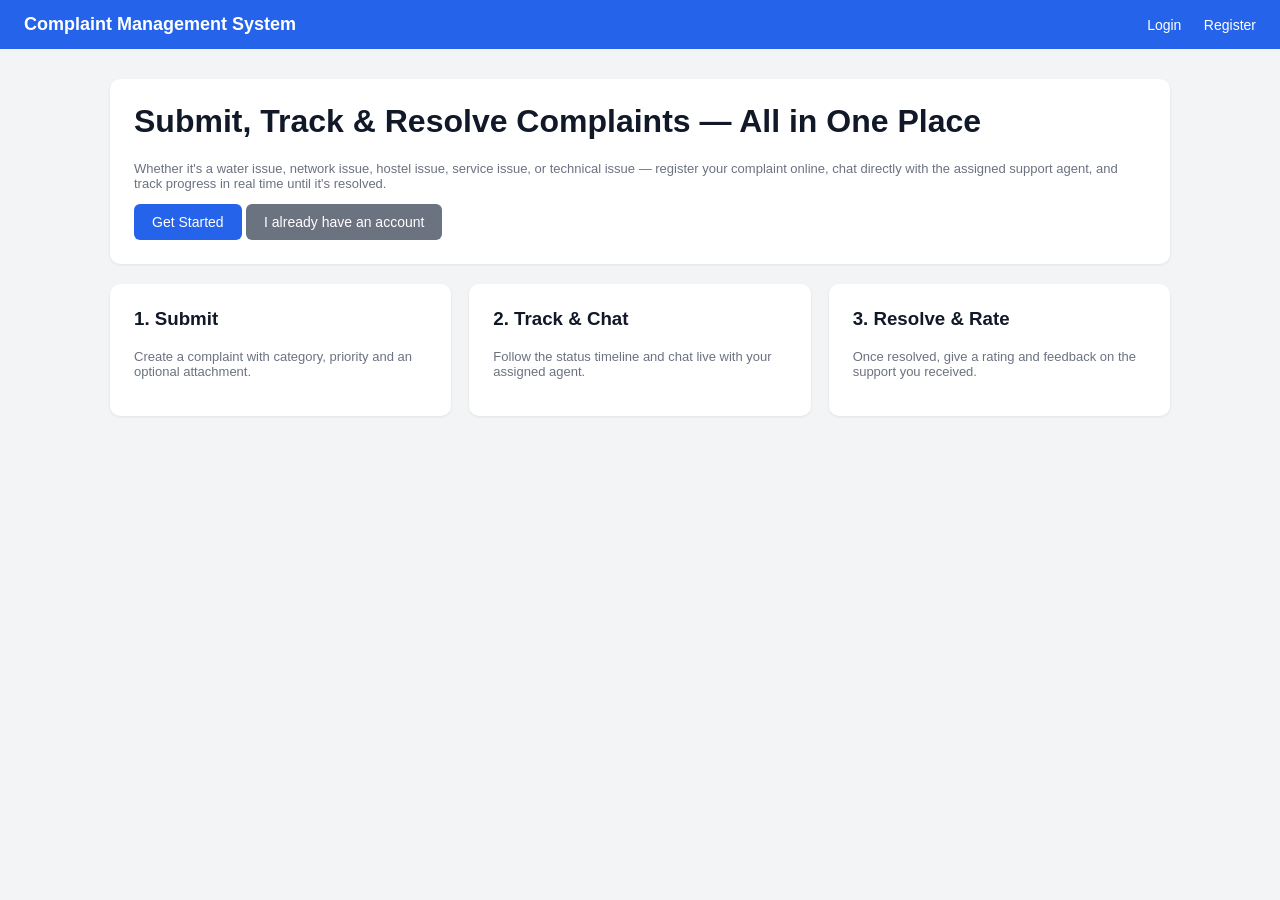
<file: frontend/index.html>
<!DOCTYPE html>
<html lang="en">
<head>
<meta charset="UTF-8">
<meta name="viewport" content="width=device-width, initial-scale=1.0">
<title>Complaint Management System</title>
<link rel="stylesheet" href="css/style.css">
</head>
<body>

<div class="navbar">
  <div class="brand">Complaint Management System</div>
  <div>
    <a href="login.html">Login</a>
    <a href="register.html">Register</a>
  </div>
</div>

<div class="container">
  <div class="card">
    <h1>Submit, Track & Resolve Complaints — All in One Place</h1>
    <p class="text-muted">
      Whether it's a water issue, network issue, hostel issue, service issue, or technical issue —
      register your complaint online, chat directly with the assigned support agent, and track
      progress in real time until it's resolved.
    </p>
    <a class="btn" href="register.html">Get Started</a>
    <a class="btn btn-secondary" href="login.html">I already have an account</a>
  </div>

  <div class="grid grid-3">
    <div class="card">
      <h3>1. Submit</h3>
      <p class="text-muted">Create a complaint with category, priority and an optional attachment.</p>
    </div>
    <div class="card">
      <h3>2. Track & Chat</h3>
      <p class="text-muted">Follow the status timeline and chat live with your assigned agent.</p>
    </div>
    <div class="card">
      <h3>3. Resolve & Rate</h3>
      <p class="text-muted">Once resolved, give a rating and feedback on the support you received.</p>
    </div>
  </div>
</div>

</body>
</html>
</file>
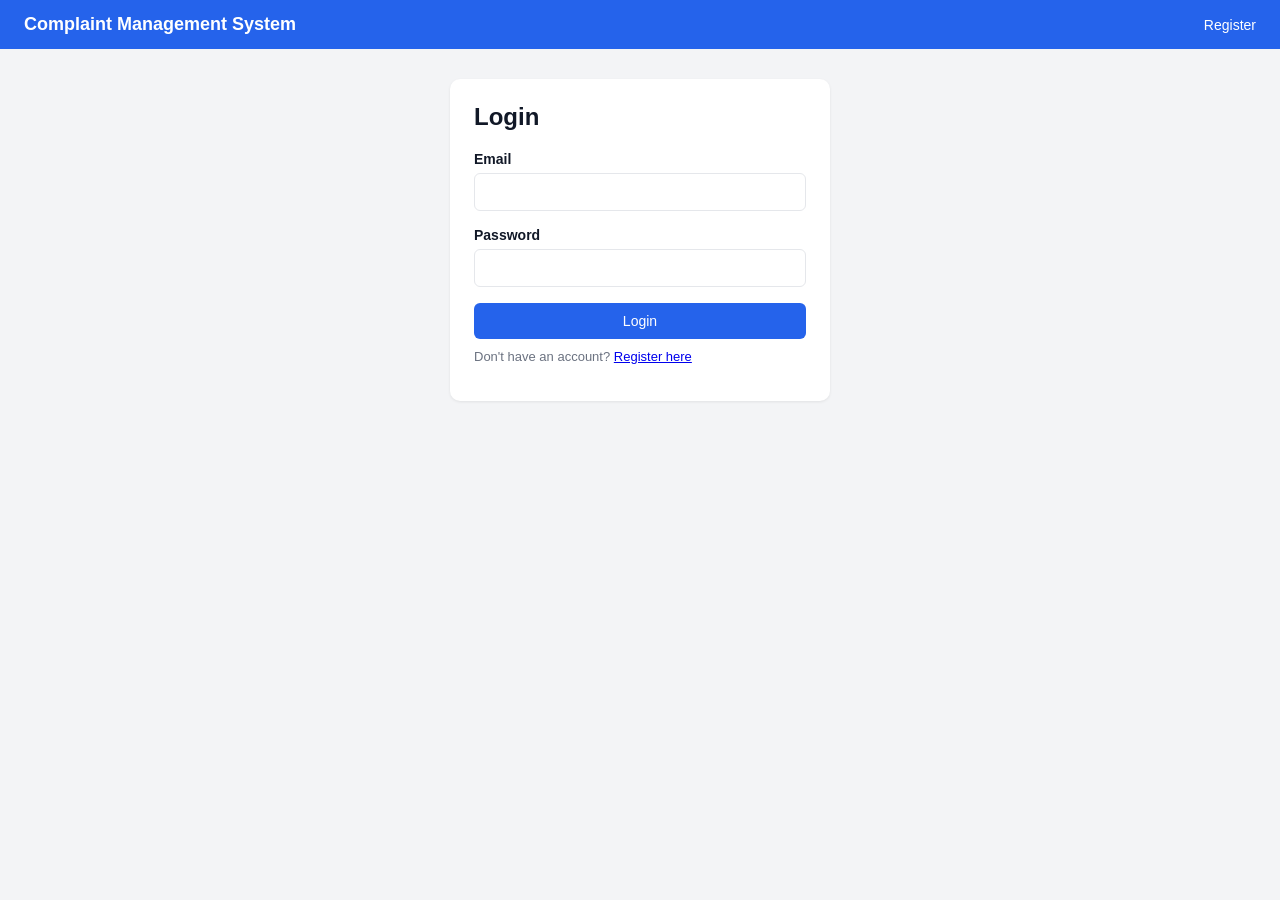
<file: frontend/admin-agents.html>
<!DOCTYPE html>
<html lang="en">
<head>
<meta charset="UTF-8">
<meta name="viewport" content="width=device-width, initial-scale=1.0">
<title>Manage Agents</title>
<link rel="stylesheet" href="css/style.css">
</head>
<body>

<div class="navbar" id="navbar"></div>

<div class="container">
  <div class="card">
    <h2>Manage Agents</h2>
    <p class="text-muted">Agents self-register using the Agent Signup Code. You can enable, disable, or remove their accounts here.</p>
    <table>
      <thead><tr><th>Name</th><th>Email</th><th>Phone</th><th>Agent ID (for assigning complaints)</th><th>Status</th><th>Actions</th></tr></thead>
      <tbody id="rows"></tbody>
    </table>
  </div>
</div>

<script src="js/api.js"></script>
<script>
const user = requireAuth('ADMIN');
renderNavbar(user);

async function load() {
  try {
    const { agents } = await apiRequest('/admin/agents');
    document.getElementById('rows').innerHTML = agents.map(a => `
      <tr>
        <td>${a.name}</td>
        <td>${a.email}</td>
        <td>${a.phone}</td>
        <td><code>${a._id}</code></td>
        <td>${a.isActive ? '<span class="badge badge-Resolved">Active</span>' : '<span class="badge badge-Closed">Disabled</span>'}</td>
        <td>
          <button onclick="toggleActive('${a._id}')">${a.isActive ? 'Disable' : 'Enable'}</button>
          <button class="btn-danger" onclick="remove('${a._id}')">Delete</button>
        </td>
      </tr>
    `).join('');
  } catch (err) {
    alert(err.message);
  }
}

async function toggleActive(id) {
  try {
    await apiRequest(`/admin/users/${id}/toggle-active`, { method: 'PUT' });
    load();
  } catch (err) { alert(err.message); }
}

async function remove(id) {
  if (!confirm('Delete this agent permanently?')) return;
  try {
    await apiRequest(`/admin/users/${id}`, { method: 'DELETE' });
    load();
  } catch (err) { alert(err.message); }
}

load();
</script>
</body>
</html>
</file>
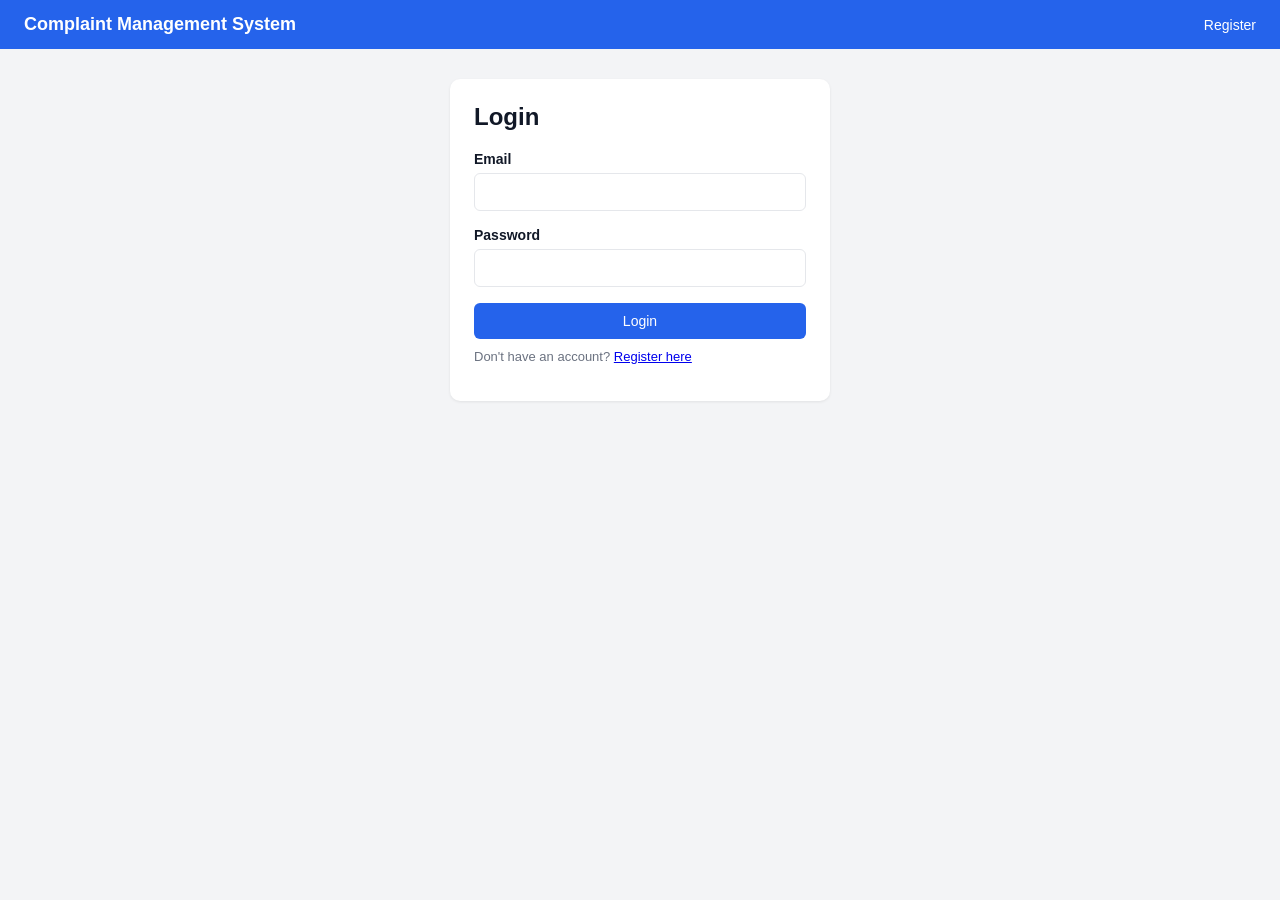
<file: frontend/admin-complaints.html>
<!DOCTYPE html>
<html lang="en">
<head>
<meta charset="UTF-8">
<meta name="viewport" content="width=device-width, initial-scale=1.0">
<title>Manage Complaints</title>
<link rel="stylesheet" href="css/style.css">
</head>
<body>

<div class="navbar" id="navbar"></div>

<div class="container">
  <div class="card">
    <div class="flex-between">
      <h2>All Complaints</h2>
      <select id="statusFilter" style="width:200px;margin-bottom:0;">
        <option value="">All Statuses</option>
        <option value="Pending">Pending</option>
        <option value="Assigned">Assigned</option>
        <option value="In Progress">In Progress</option>
        <option value="Resolved">Resolved</option>
        <option value="Closed">Closed</option>
      </select>
    </div>
    <table>
      <thead><tr><th>Title</th><th>User</th><th>Category</th><th>Priority</th><th>Status</th><th>Agent</th><th></th></tr></thead>
      <tbody id="rows"></tbody>
    </table>
  </div>
</div>

<script src="js/api.js"></script>
<script>
const user = requireAuth('ADMIN');
renderNavbar(user);

async function load() {
  try {
    const status = document.getElementById('statusFilter').value;
    const query = status ? `?status=${encodeURIComponent(status)}` : '';
    const { complaints } = await apiRequest(`/complaints${query}`);

    document.getElementById('rows').innerHTML = complaints.map(c => `
      <tr>
        <td>${c.title}</td>
        <td>${c.userId.name}</td>
        <td>${c.category}</td>
        <td>${c.priority}</td>
        <td>${statusBadge(c.status)}</td>
        <td>${c.agentId ? c.agentId.name : '-'}</td>
        <td><button onclick="goToComplaint('${c._id}')">Open</button></td>
      </tr>
    `).join('');
  } catch (err) {
    alert(err.message);
  }
}

document.getElementById('statusFilter').addEventListener('change', load);
load();
</script>
</body>
</html>
</file>
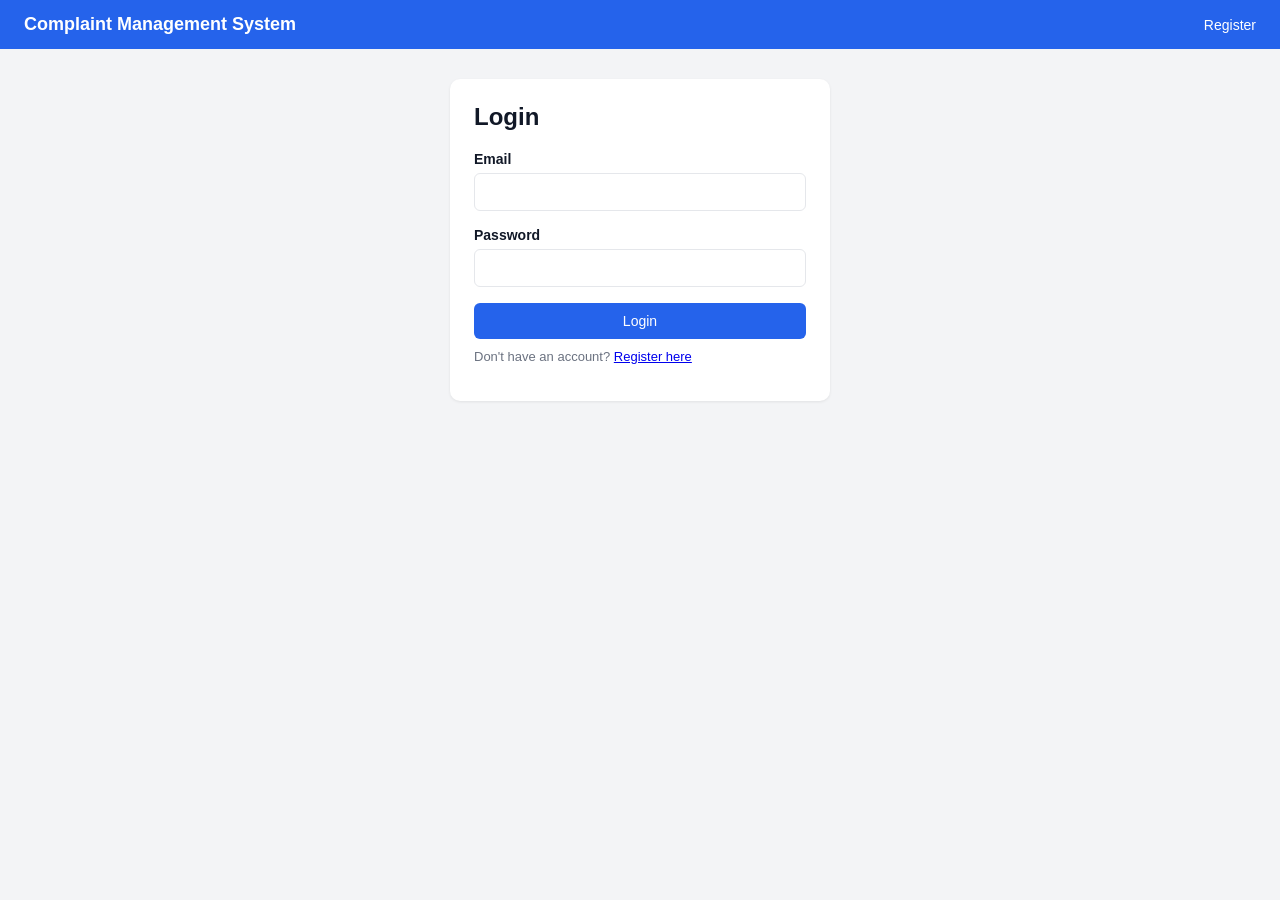
<file: frontend/admin-users.html>
<!DOCTYPE html>
<html lang="en">
<head>
<meta charset="UTF-8">
<meta name="viewport" content="width=device-width, initial-scale=1.0">
<title>Manage Users</title>
<link rel="stylesheet" href="css/style.css">
</head>
<body>

<div class="navbar" id="navbar"></div>

<div class="container">
  <div class="card">
    <h2>Manage Users</h2>
    <table>
      <thead><tr><th>Name</th><th>Email</th><th>Phone</th><th>Status</th><th>Joined</th><th>Actions</th></tr></thead>
      <tbody id="rows"></tbody>
    </table>
  </div>
</div>

<script src="js/api.js"></script>
<script>
const user = requireAuth('ADMIN');
renderNavbar(user);

async function load() {
  try {
    const { users } = await apiRequest('/admin/users');
    document.getElementById('rows').innerHTML = users.map(u => `
      <tr>
        <td>${u.name}</td>
        <td>${u.email}</td>
        <td>${u.phone}</td>
        <td>${u.isActive ? '<span class="badge badge-Resolved">Active</span>' : '<span class="badge badge-Closed">Disabled</span>'}</td>
        <td>${formatDate(u.createdAt)}</td>
        <td>
          <button onclick="toggleActive('${u._id}')">${u.isActive ? 'Disable' : 'Enable'}</button>
          <button class="btn-danger" onclick="remove('${u._id}')">Delete</button>
        </td>
      </tr>
    `).join('');
  } catch (err) {
    alert(err.message);
  }
}

async function toggleActive(id) {
  try {
    await apiRequest(`/admin/users/${id}/toggle-active`, { method: 'PUT' });
    load();
  } catch (err) { alert(err.message); }
}

async function remove(id) {
  if (!confirm('Delete this user permanently?')) return;
  try {
    await apiRequest(`/admin/users/${id}`, { method: 'DELETE' });
    load();
  } catch (err) { alert(err.message); }
}

load();
</script>
</body>
</html>
</file>
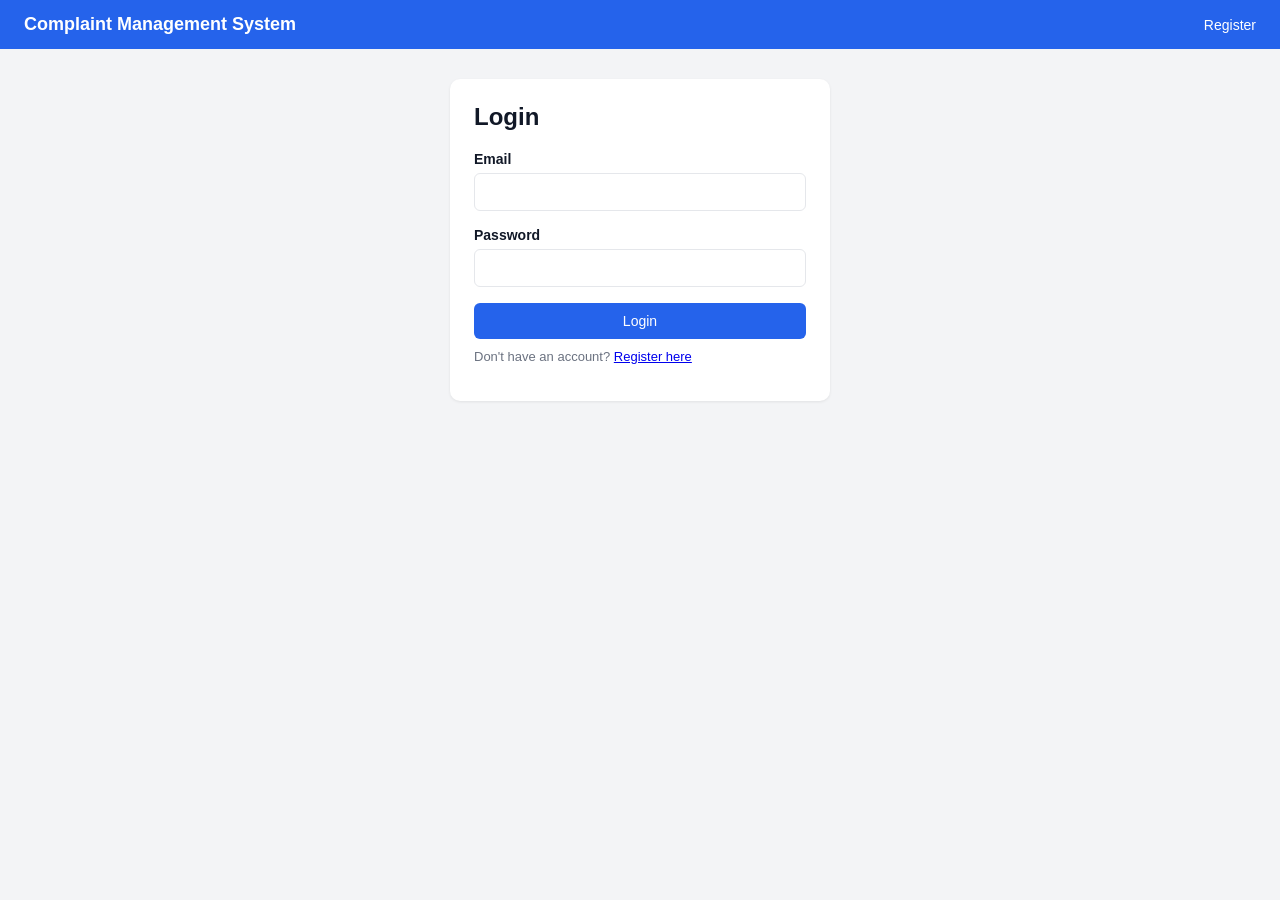
<file: frontend/agent-dashboard.html>
<!DOCTYPE html>
<html lang="en">
<head>
<meta charset="UTF-8">
<meta name="viewport" content="width=device-width, initial-scale=1.0">
<title>Agent Dashboard</title>
<link rel="stylesheet" href="css/style.css">
</head>
<body>

<div class="navbar" id="navbar"></div>

<div class="container">
  <div class="grid grid-3">
    <div class="card stat-card">
      <div class="num" id="assignedCount">0</div>
      <div class="label">Assigned Complaints</div>
    </div>
    <div class="card stat-card">
      <div class="num" id="pendingCount">0</div>
      <div class="label">Pending / In Progress</div>
    </div>
    <div class="card stat-card">
      <div class="num" id="resolvedCount">0</div>
      <div class="label">Resolved</div>
    </div>
  </div>

  <div class="card">
    <div class="flex-between">
      <h2>Unassigned Complaints (Pool)</h2>
      <span class="text-muted">First agent to click Take gets it</span>
    </div>
    <table>
      <thead>
        <tr><th>Title</th><th>User</th><th>Category</th><th>Priority</th><th>Created</th><th></th></tr>
      </thead>
      <tbody id="poolRows"></tbody>
    </table>
    <p id="poolEmptyMsg" class="text-muted hidden">No unassigned complaints right now.</p>
  </div>

  <div class="card">
    <div class="flex-between">
      <h2>My Assigned Complaints</h2>
      <span class="text-muted">Your Agent ID: <code id="myId"></code></span>
    </div>
    <table>
      <thead>
        <tr><th>Title</th><th>User</th><th>Category</th><th>Priority</th><th>Status</th><th></th></tr>
      </thead>
      <tbody id="rows"></tbody>
    </table>
    <p id="emptyMsg" class="text-muted hidden">No complaints assigned to you yet.</p>
  </div>
</div>

<script src="js/api.js"></script>
<script>
const user = requireAuth('AGENT');
renderNavbar(user);
document.getElementById('myId').textContent = user.id;

async function loadPool() {
  try {
    const { complaints } = await apiRequest('/complaints/unassigned');
    const rows = document.getElementById('poolRows');

    if (complaints.length === 0) {
      document.getElementById('poolEmptyMsg').classList.remove('hidden');
      rows.innerHTML = '';
      return;
    }
    document.getElementById('poolEmptyMsg').classList.add('hidden');

    rows.innerHTML = complaints.map(c => `
      <tr>
        <td>${c.title}</td>
        <td>${c.userId.name}</td>
        <td>${c.category}</td>
        <td>${c.priority}</td>
        <td>${formatDate(c.createdAt)}</td>
        <td><button class="btn-success" onclick="takeComplaint('${c._id}')">Take</button></td>
      </tr>
    `).join('');
  } catch (err) {
    alert(err.message);
  }
}

async function takeComplaint(id) {
  try {
    await apiRequest(`/complaints/${id}/take`, { method: 'PUT' });
    await loadPool();
    await load();
  } catch (err) {
    alert(err.message);
  }
}

async function load() {
  try {
    const { complaints } = await apiRequest('/complaints/assigned');

    document.getElementById('assignedCount').textContent = complaints.length;
    document.getElementById('pendingCount').textContent =
      complaints.filter(c => ['Assigned', 'In Progress'].includes(c.status)).length;
    document.getElementById('resolvedCount').textContent =
      complaints.filter(c => ['Resolved', 'Closed'].includes(c.status)).length;

    const rows = document.getElementById('rows');
    if (complaints.length === 0) {
      document.getElementById('emptyMsg').classList.remove('hidden');
      rows.innerHTML = '';
      return;
    }
    document.getElementById('emptyMsg').classList.add('hidden');

    rows.innerHTML = complaints.map(c => `
      <tr>
        <td>${c.title}</td>
        <td>${c.userId.name}</td>
        <td>${c.category}</td>
        <td>${c.priority}</td>
        <td>${statusBadge(c.status)}</td>
        <td><button onclick="goToComplaint('${c._id}')">Open</button></td>
      </tr>
    `).join('');
  } catch (err) {
    alert(err.message);
  }
}

loadPool();
load();
</script>
</body>
</html>
</file>
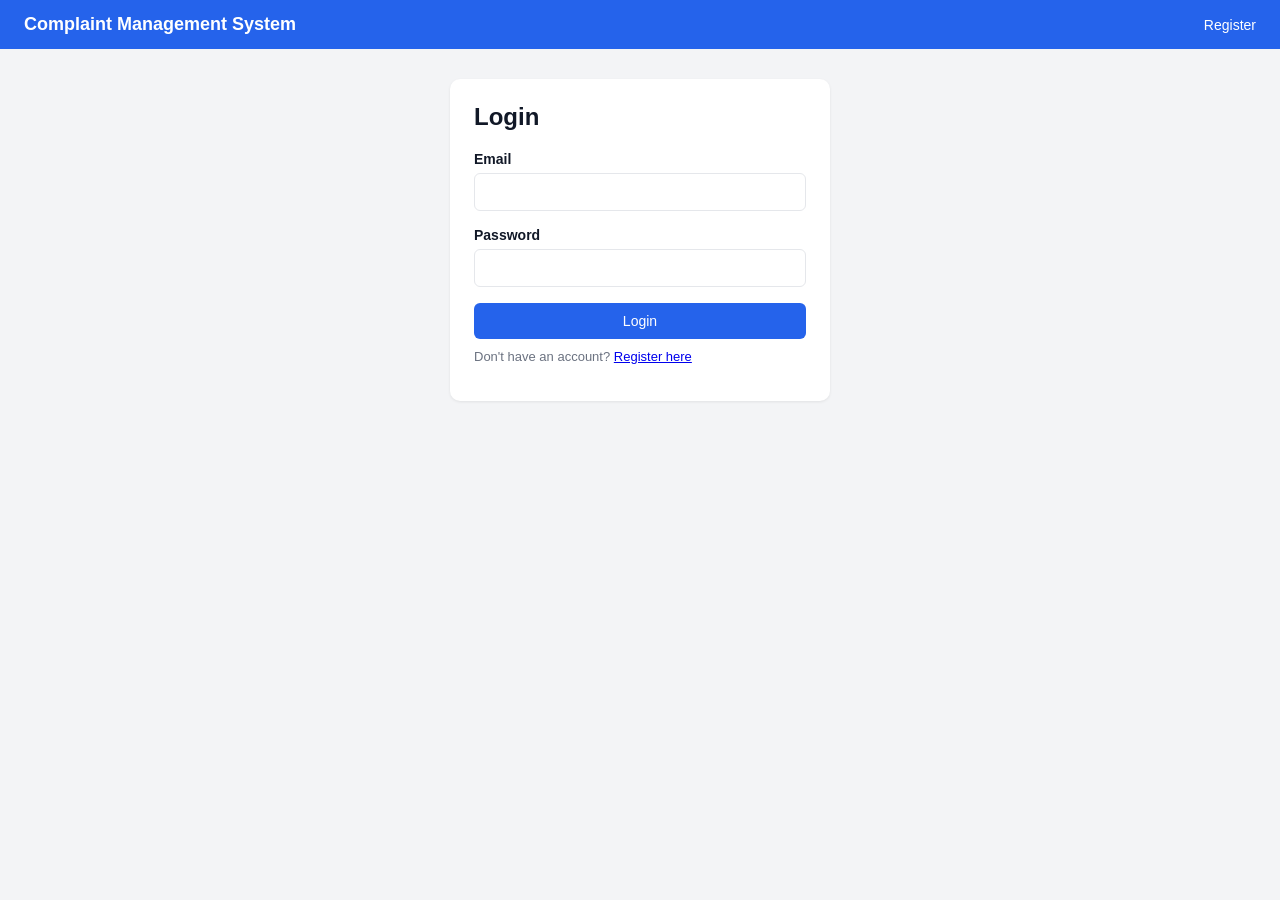
<file: frontend/create-complaint.html>
<!DOCTYPE html>
<html lang="en">
<head>
<meta charset="UTF-8">
<meta name="viewport" content="width=device-width, initial-scale=1.0">
<title>New Complaint</title>
<link rel="stylesheet" href="css/style.css">
</head>
<body>

<div class="navbar" id="navbar"></div>

<div class="container" style="max-width:600px;">
  <div class="card">
    <h2>Submit a New Complaint</h2>
    <div id="errorMsg" class="error-msg hidden"></div>
    <div id="successMsg" class="success-msg hidden"></div>

    <form id="complaintForm">
      <label>Title</label>
      <input type="text" id="title" required placeholder="e.g. WiFi Not Working">

      <label>Description</label>
      <textarea id="description" rows="4" required placeholder="Describe the issue in detail"></textarea>

      <label>Category</label>
      <select id="category" required>
        <option value="Water Issue">Water Issue</option>
        <option value="Network Issue">Network Issue</option>
        <option value="Hostel Issue">Hostel Issue</option>
        <option value="Service Issue">Service Issue</option>
        <option value="Technical Issue">Technical Issue</option>
        <option value="Other">Other</option>
      </select>

      <label>Priority</label>
      <select id="priority">
        <option value="Low">Low</option>
        <option value="Medium" selected>Medium</option>
        <option value="High">High</option>
      </select>

      <label>Attachment (image or PDF, optional)</label>
      <input type="file" id="attachment" accept=".png,.jpg,.jpeg,.gif,.pdf">

      <button type="submit" style="width:100%;">Submit Complaint</button>
    </form>
  </div>
</div>

<script src="js/api.js"></script>
<script>
const user = requireAuth('USER');
renderNavbar(user);

document.getElementById('complaintForm').addEventListener('submit', async (e) => {
  e.preventDefault();
  clearMessage('errorMsg');
  clearMessage('successMsg');

  const formData = new FormData();
  formData.append('title', document.getElementById('title').value.trim());
  formData.append('description', document.getElementById('description').value.trim());
  formData.append('category', document.getElementById('category').value);
  formData.append('priority', document.getElementById('priority').value);

  const fileInput = document.getElementById('attachment');
  if (fileInput.files[0]) formData.append('attachment', fileInput.files[0]);

  try {
    await apiRequest('/complaints', { method: 'POST', body: formData, isForm: true });
    document.getElementById('successMsg').textContent = 'Complaint submitted successfully!';
    document.getElementById('successMsg').classList.remove('hidden');
    document.getElementById('complaintForm').reset();
    setTimeout(() => window.location.href = 'user-dashboard.html', 1200);
  } catch (err) {
    showError('errorMsg', err.message);
  }
});
</script>
</body>
</html>
</file>
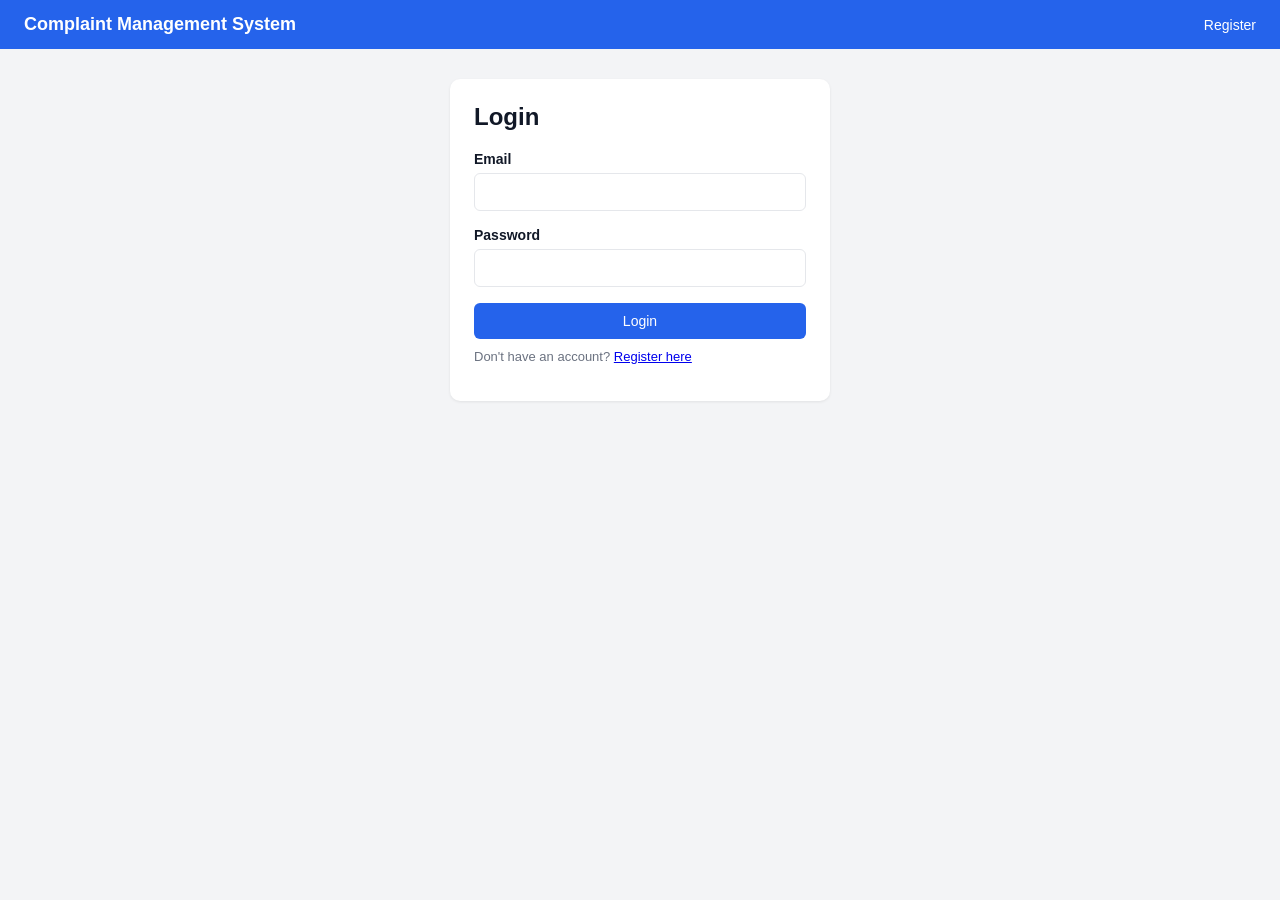
<file: frontend/feedback.html>
<!DOCTYPE html>
<html lang="en">
<head>
<meta charset="UTF-8">
<meta name="viewport" content="width=device-width, initial-scale=1.0">
<title>Give Feedback</title>
<link rel="stylesheet" href="css/style.css">
</head>
<body>

<div class="navbar" id="navbar"></div>

<div class="container" style="max-width:500px;">
  <div class="card">
    <h2>Rate Your Experience</h2>
    <div id="errorMsg" class="error-msg hidden"></div>
    <div id="successMsg" class="success-msg hidden"></div>

    <div id="ratingStars" class="mt-10" style="margin-bottom:16px;">
      <span class="stars" data-val="1">&#9734;</span>
      <span class="stars" data-val="2">&#9734;</span>
      <span class="stars" data-val="3">&#9734;</span>
      <span class="stars" data-val="4">&#9734;</span>
      <span class="stars" data-val="5">&#9734;</span>
    </div>

    <label>Comment</label>
    <textarea id="comment" rows="4" placeholder="Tell us about your experience"></textarea>

    <button id="submitBtn" style="width:100%;">Submit Feedback</button>
  </div>
</div>

<script src="js/api.js"></script>
<script>
const user = requireAuth('USER');
renderNavbar(user);

const params = new URLSearchParams(window.location.search);
let complaintId = params.get('id');
if (!complaintId) {
  complaintId = sessionStorage.getItem('cms_active_complaint');
}
let rating = 0;

document.querySelectorAll('.stars').forEach(star => {
  star.addEventListener('click', () => {
    rating = parseInt(star.dataset.val);
    document.querySelectorAll('.stars').forEach(s => {
      s.innerHTML = parseInt(s.dataset.val) <= rating ? '&#9733;' : '&#9734;';
    });
  });
});

document.getElementById('submitBtn').addEventListener('click', async () => {
  clearMessage('errorMsg');
  clearMessage('successMsg');

  if (rating === 0) {
    showError('errorMsg', 'Please select a star rating');
    return;
  }

  try {
    await apiRequest('/feedback', {
      method: 'POST',
      body: { complaintId, rating, comment: document.getElementById('comment').value.trim() }
    });
    document.getElementById('successMsg').textContent = 'Thank you for your feedback!';
    document.getElementById('successMsg').classList.remove('hidden');
    setTimeout(() => window.location.href = 'user-dashboard.html', 1200);
  } catch (err) {
    showError('errorMsg', err.message);
  }
});
</script>
</body>
</html>
</file>
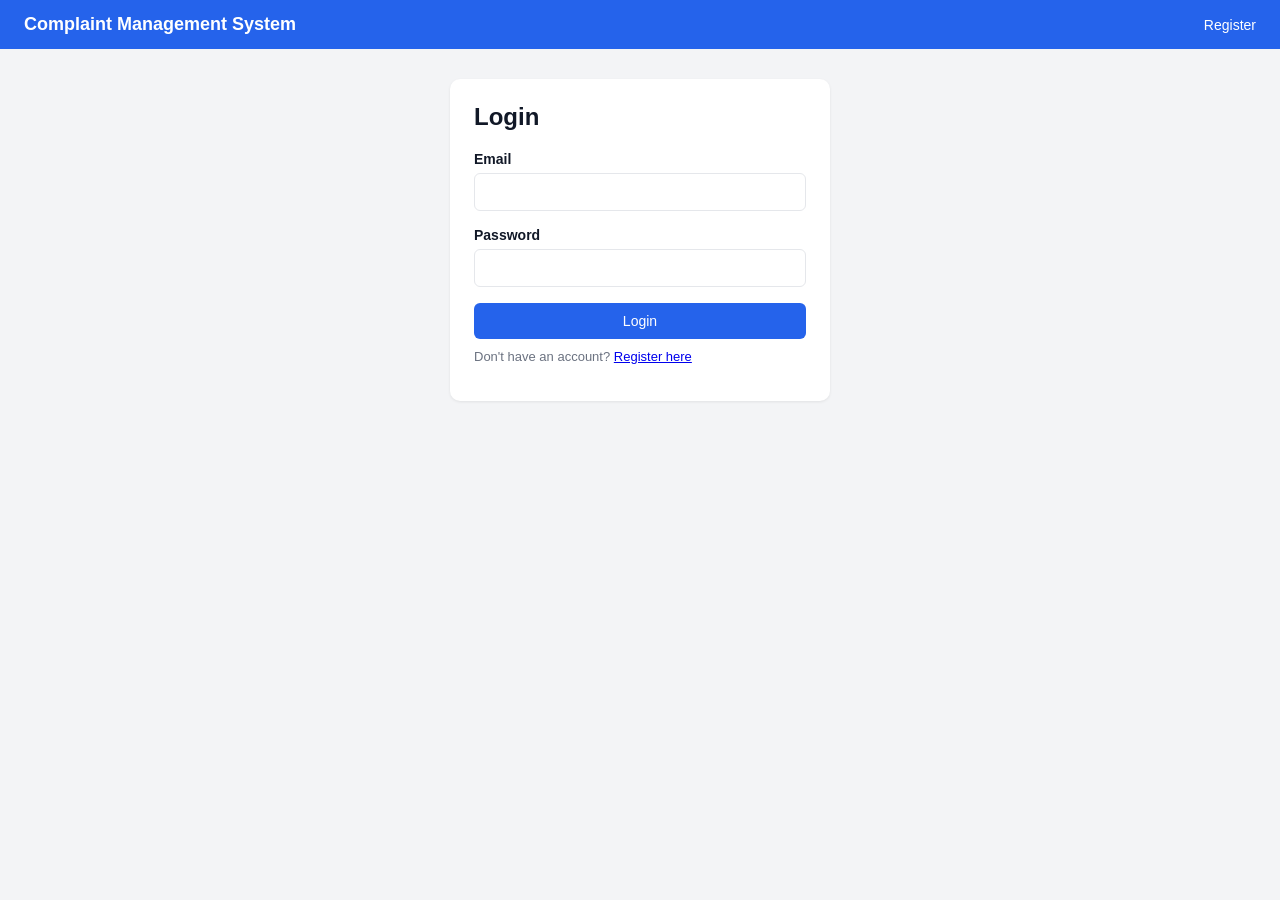
<file: frontend/login.html>
<!DOCTYPE html>
<html lang="en">
<head>
<meta charset="UTF-8">
<meta name="viewport" content="width=device-width, initial-scale=1.0">
<title>Login - Complaint Management</title>
<link rel="stylesheet" href="css/style.css">
</head>
<body>

<div class="navbar">
  <div class="brand">Complaint Management System</div>
  <div><a href="register.html">Register</a></div>
</div>

<div class="container" style="max-width:420px;">
  <div class="card">
    <h2>Login</h2>
    <div id="errorMsg" class="error-msg hidden"></div>

    <form id="loginForm">
      <label>Email</label>
      <input type="email" id="email" required>

      <label>Password</label>
      <input type="password" id="password" required>

      <button type="submit" style="width:100%;">Login</button>
    </form>
    <p class="text-muted mt-10">Don't have an account? <a href="register.html">Register here</a></p>
  </div>
</div>

<script src="js/api.js"></script>
<script>
document.getElementById('loginForm').addEventListener('submit', async (e) => {
  e.preventDefault();
  clearMessage('errorMsg');

  const email = document.getElementById('email').value.trim();
  const password = document.getElementById('password').value;

  try {
    const data = await apiRequest('/auth/login', {
      method: 'POST',
      body: { email, password }
    });
    saveSession(data.token, data.user);

    if (data.user.role === 'ADMIN') window.location.href = 'admin-dashboard.html';
    else if (data.user.role === 'AGENT') window.location.href = 'agent-dashboard.html';
    else window.location.href = 'user-dashboard.html';
  } catch (err) {
    showError('errorMsg', err.message);
  }
});
</script>
</body>
</html>
</file>
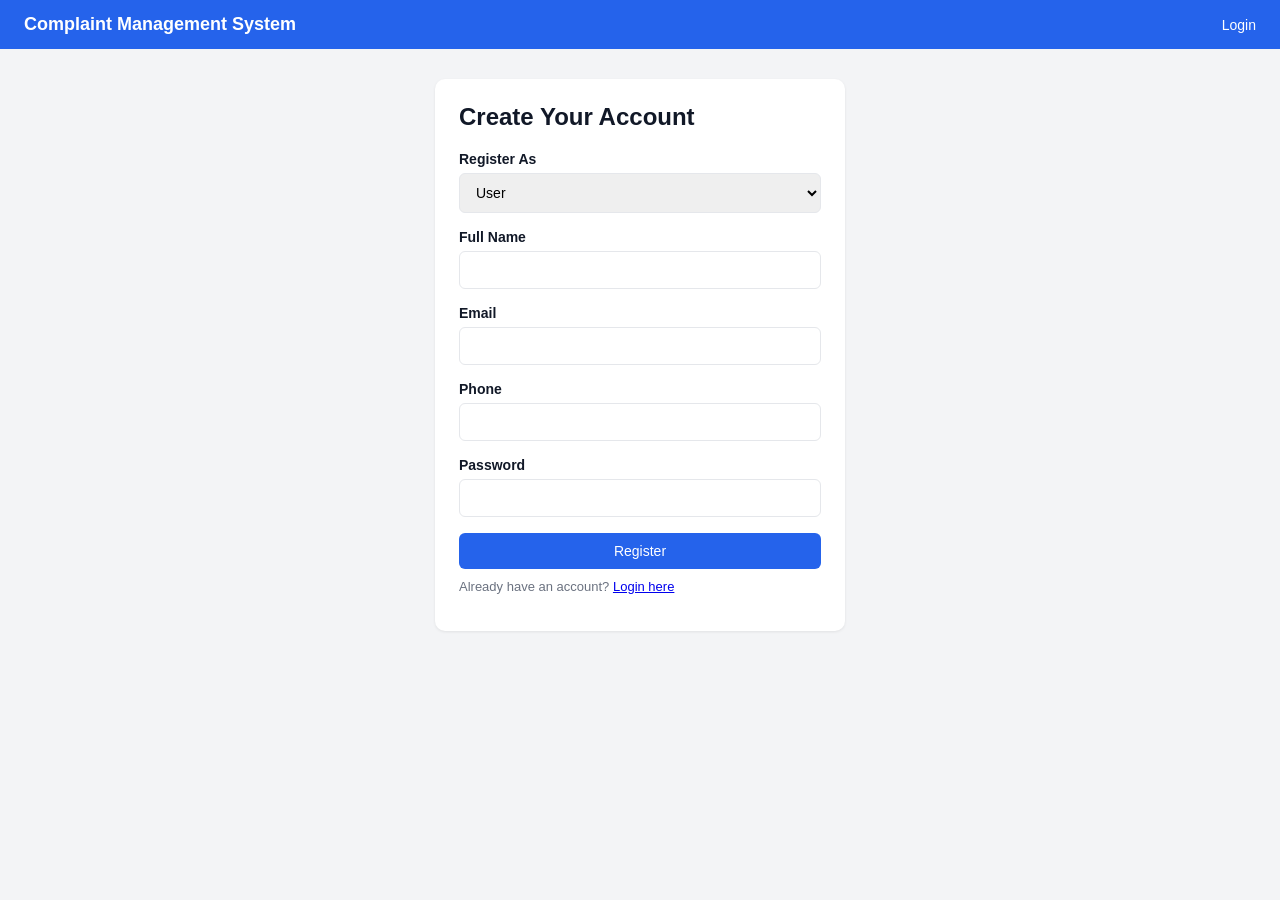
<file: frontend/register.html>
<!DOCTYPE html>
<html lang="en">
<head>
<meta charset="UTF-8">
<meta name="viewport" content="width=device-width, initial-scale=1.0">
<title>Register - Complaint Management</title>
<link rel="stylesheet" href="css/style.css">
</head>
<body>

<div class="navbar">
  <div class="brand">Complaint Management System</div>
  <div><a href="login.html">Login</a></div>
</div>

<div class="container" style="max-width:450px;">
  <div class="card">
    <h2>Create Your Account</h2>
    <div id="errorMsg" class="error-msg hidden"></div>

    <form id="registerForm">
      <label>Register As</label>
      <select id="role">
        <option value="USER">User</option>
        <option value="AGENT">Agent</option>
        <option value="ADMIN">Admin</option>
      </select>

      <label>Full Name</label>
      <input type="text" id="name" required>

      <label>Email</label>
      <input type="email" id="email" required>

      <label>Phone</label>
      <input type="tel" id="phone" required>

      <label>Password</label>
      <input type="password" id="password" required minlength="6">

      <div id="codeField" class="hidden">
        <label id="codeLabel">Signup Code</label>
        <input type="text" id="signupCode">
      </div>

      <button type="submit" style="width:100%;">Register</button>
    </form>
    <p class="text-muted mt-10">Already have an account? <a href="login.html">Login here</a></p>
  </div>
</div>

<script src="js/api.js"></script>
<script>
const roleSelect = document.getElementById('role');
const codeField = document.getElementById('codeField');
const codeLabel = document.getElementById('codeLabel');

roleSelect.addEventListener('change', () => {
  if (roleSelect.value === 'USER') {
    codeField.classList.add('hidden');
  } else {
    codeField.classList.remove('hidden');
    codeLabel.textContent = roleSelect.value === 'AGENT' ? 'Agent Signup Code' : 'Admin Signup Code';
  }
});

document.getElementById('registerForm').addEventListener('submit', async (e) => {
  e.preventDefault();
  clearMessage('errorMsg');

  const name = document.getElementById('name').value.trim();
  const email = document.getElementById('email').value.trim();
  const phone = document.getElementById('phone').value.trim();
  const password = document.getElementById('password').value;
  const role = roleSelect.value;
  const signupCode = document.getElementById('signupCode').value.trim();

  try {
    const data = await apiRequest('/auth/register', {
      method: 'POST',
      body: { name, email, phone, password, role, signupCode }
    });
    saveSession(data.token, data.user);
    if (data.user.role === 'AGENT') window.location.href = 'agent-dashboard.html';
    else if (data.user.role === 'ADMIN') window.location.href = 'admin-dashboard.html';
    else window.location.href = 'user-dashboard.html';
  } catch (err) {
    showError('errorMsg', err.message);
  }
});
</script>
</body>
</html>
</file>
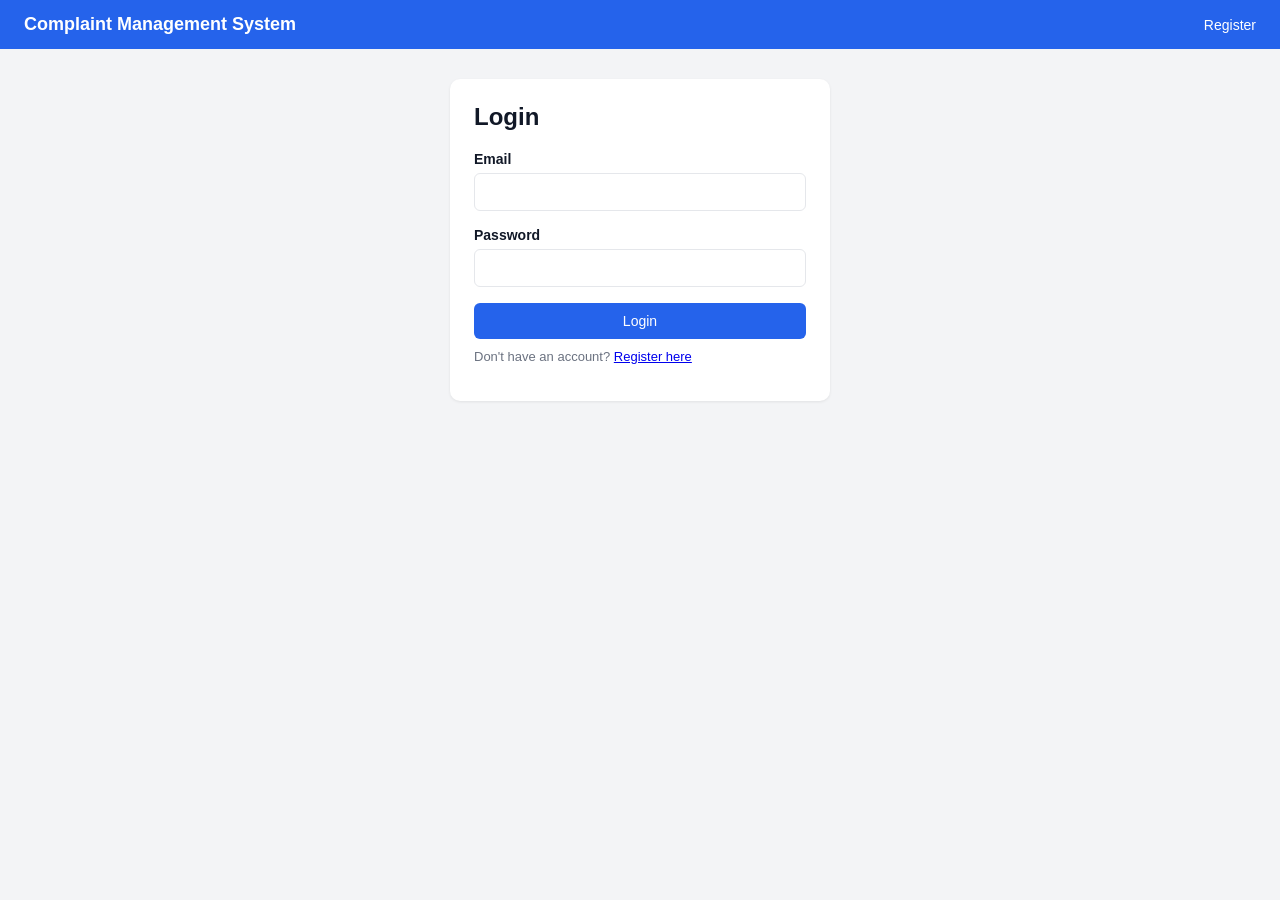
<file: frontend/user-dashboard.html>
<!DOCTYPE html>
<html lang="en">
<head>
<meta charset="UTF-8">
<meta name="viewport" content="width=device-width, initial-scale=1.0">
<title>My Dashboard</title>
<link rel="stylesheet" href="css/style.css">
</head>
<body>

<div class="navbar" id="navbar"></div>

<div class="container">
  <div class="grid grid-3">
    <div class="card stat-card">
      <div class="num" id="totalCount">0</div>
      <div class="label">Total Complaints</div>
    </div>
    <div class="card stat-card">
      <div class="num" id="activeCount">0</div>
      <div class="label">Active Complaints</div>
    </div>
    <div class="card stat-card">
      <div class="num" id="resolvedCount">0</div>
      <div class="label">Resolved Complaints</div>
    </div>
  </div>

  <div class="card">
    <div class="flex-between">
      <h2>My Complaints</h2>
      <a class="btn" href="create-complaint.html">+ New Complaint</a>
    </div>
    <table>
      <thead>
        <tr><th>Title</th><th>Category</th><th>Priority</th><th>Status</th><th>Agent</th><th>Created</th><th></th></tr>
      </thead>
      <tbody id="complaintRows"></tbody>
    </table>
    <p id="emptyMsg" class="text-muted hidden">You haven't submitted any complaints yet.</p>
  </div>
</div>

<script src="js/api.js"></script>
<script>
const user = requireAuth('USER');
renderNavbar(user);

async function loadComplaints() {
  try {
    const { complaints } = await apiRequest('/complaints/mine');

    document.getElementById('totalCount').textContent = complaints.length;
    document.getElementById('activeCount').textContent =
      complaints.filter(c => !['Resolved', 'Closed'].includes(c.status)).length;
    document.getElementById('resolvedCount').textContent =
      complaints.filter(c => ['Resolved', 'Closed'].includes(c.status)).length;

    const rows = document.getElementById('complaintRows');
    if (complaints.length === 0) {
      document.getElementById('emptyMsg').classList.remove('hidden');
      return;
    }

    rows.innerHTML = complaints.map(c => `
      <tr>
        <td>${c.title}</td>
        <td>${c.category}</td>
        <td>${c.priority}</td>
        <td>${statusBadge(c.status)}</td>
        <td>${c.agentId ? c.agentId.name : '-'}</td>
        <td>${formatDate(c.createdAt)}</td>
        <td><button onclick="goToComplaint('${c._id}')">View</button></td>
      </tr>
    `).join('');
  } catch (err) {
    alert(err.message);
  }
}

loadComplaints();
</script>
</body>
</html>
</file>
<file: frontend/css/style.css>
:root {
  --primary: #2563eb;
  --primary-dark: #1d4ed8;
  --success: #16a34a;
  --warning: #d97706;
  --danger: #dc2626;
  --bg: #f3f4f6;
  --card: #ffffff;
  --text: #111827;
  --muted: #6b7280;
  --border: #e5e7eb;
}

* { box-sizing: border-box; }

body {
  margin: 0;
  font-family: -apple-system, Segoe UI, Roboto, Helvetica, Arial, sans-serif;
  background: var(--bg);
  color: var(--text);
}

.navbar {
  background: var(--primary);
  color: white;
  padding: 14px 24px;
  display: flex;
  justify-content: space-between;
  align-items: center;
}

.navbar a {
  color: white;
  text-decoration: none;
  margin-left: 18px;
  font-size: 14px;
}

.navbar .brand { font-weight: 700; font-size: 18px; }

.container {
  max-width: 1100px;
  margin: 30px auto;
  padding: 0 20px;
}

.card {
  background: var(--card);
  border-radius: 10px;
  padding: 24px;
  box-shadow: 0 1px 3px rgba(0,0,0,0.08);
  margin-bottom: 20px;
}

.grid {
  display: grid;
  gap: 18px;
}

.grid-3 { grid-template-columns: repeat(3, 1fr); }
.grid-4 { grid-template-columns: repeat(4, 1fr); }

@media (max-width: 800px) {
  .grid-3, .grid-4 { grid-template-columns: 1fr; }
}

.stat-card {
  text-align: center;
}
.stat-card .num { font-size: 32px; font-weight: 700; color: var(--primary); }
.stat-card .label { color: var(--muted); font-size: 13px; margin-top: 4px; }

h1, h2, h3 { margin-top: 0; }

label {
  display: block;
  margin-bottom: 6px;
  font-size: 14px;
  font-weight: 600;
}

input, select, textarea {
  width: 100%;
  padding: 10px 12px;
  border: 1px solid var(--border);
  border-radius: 6px;
  margin-bottom: 16px;
  font-size: 14px;
}

button, .btn {
  background: var(--primary);
  color: white;
  border: none;
  padding: 10px 18px;
  border-radius: 6px;
  font-size: 14px;
  cursor: pointer;
  text-decoration: none;
  display: inline-block;
}

button:hover, .btn:hover { background: var(--primary-dark); }

.btn-secondary { background: var(--muted); }
.btn-danger { background: var(--danger); }
.btn-success { background: var(--success); }

table {
  width: 100%;
  border-collapse: collapse;
}

th, td {
  text-align: left;
  padding: 10px;
  border-bottom: 1px solid var(--border);
  font-size: 14px;
}

.badge {
  padding: 4px 10px;
  border-radius: 12px;
  font-size: 12px;
  font-weight: 600;
  display: inline-block;
}

.badge-Pending { background: #fef3c7; color: #92400e; }
.badge-Assigned { background: #dbeafe; color: #1e40af; }
.badge-In.Progress, .badge-In-Progress { background: #ede9fe; color: #5b21b6; }
.badge-Resolved { background: #dcfce7; color: #166534; }
.badge-Closed { background: #e5e7eb; color: #374151; }

.error-msg {
  background: #fee2e2;
  color: #991b1b;
  padding: 10px 14px;
  border-radius: 6px;
  margin-bottom: 16px;
  font-size: 14px;
}

.success-msg {
  background: #dcfce7;
  color: #166534;
  padding: 10px 14px;
  border-radius: 6px;
  margin-bottom: 16px;
  font-size: 14px;
}

.timeline { list-style: none; padding: 0; }
.timeline li {
  padding: 10px 0 10px 24px;
  border-left: 2px solid var(--primary);
  position: relative;
  margin-left: 6px;
}
.timeline li::before {
  content: '';
  width: 10px;
  height: 10px;
  border-radius: 50%;
  background: var(--primary);
  position: absolute;
  left: -6px;
  top: 14px;
}

.chat-box {
  height: 350px;
  overflow-y: auto;
  border: 1px solid var(--border);
  border-radius: 8px;
  padding: 14px;
  background: #fafafa;
  margin-bottom: 12px;
  display: flex;
  flex-direction: column;
  gap: 8px;
}

.chat-msg {
  max-width: 70%;
  padding: 8px 12px;
  border-radius: 10px;
  font-size: 14px;
}

.chat-msg.mine {
  background: var(--primary);
  color: white;
  align-self: flex-end;
}

.chat-msg.theirs {
  background: #e5e7eb;
  align-self: flex-start;
}

.chat-input-row {
  display: flex;
  gap: 10px;
}
.chat-input-row input { margin-bottom: 0; }

.stars { color: #f59e0b; font-size: 22px; cursor: pointer; }

.text-muted { color: var(--muted); font-size: 13px; }
.flex-between { display: flex; justify-content: space-between; align-items: center; }
.mt-10 { margin-top: 10px; }
.hidden { display: none !important; }
</file>
